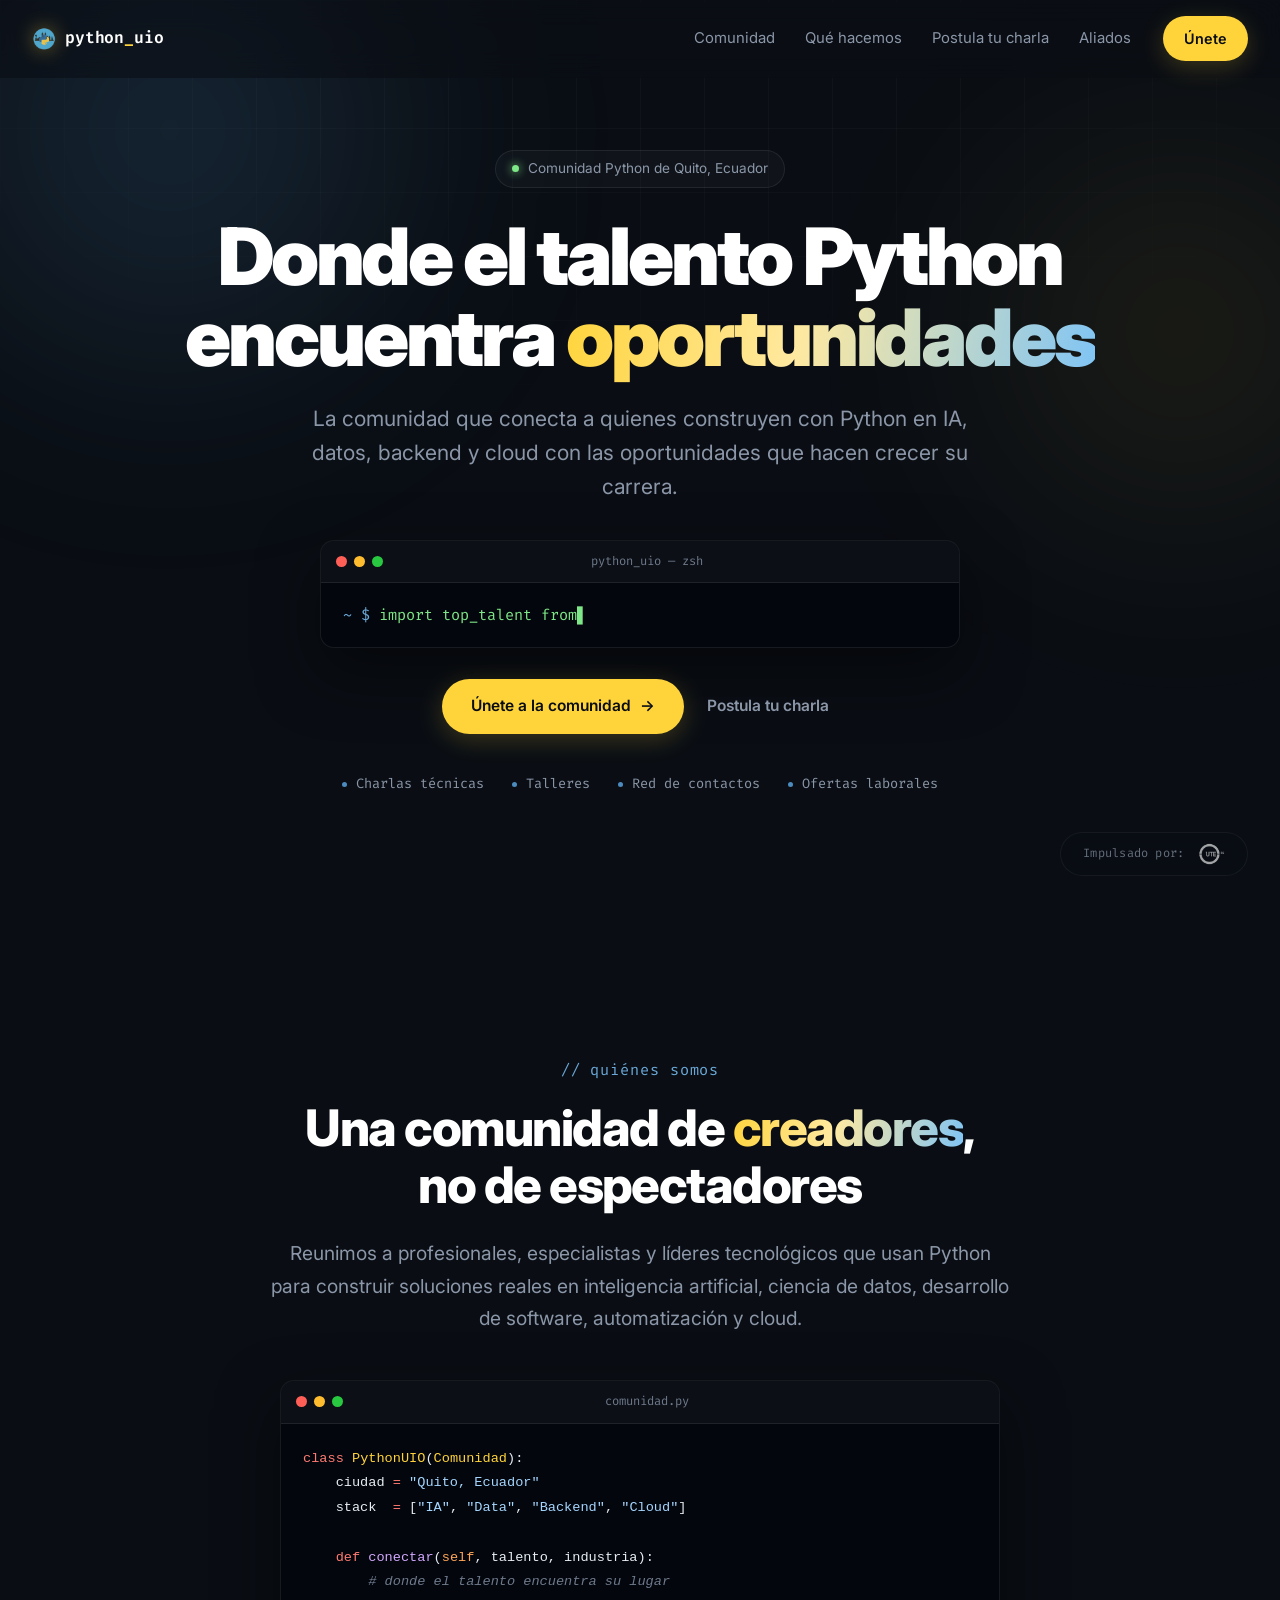
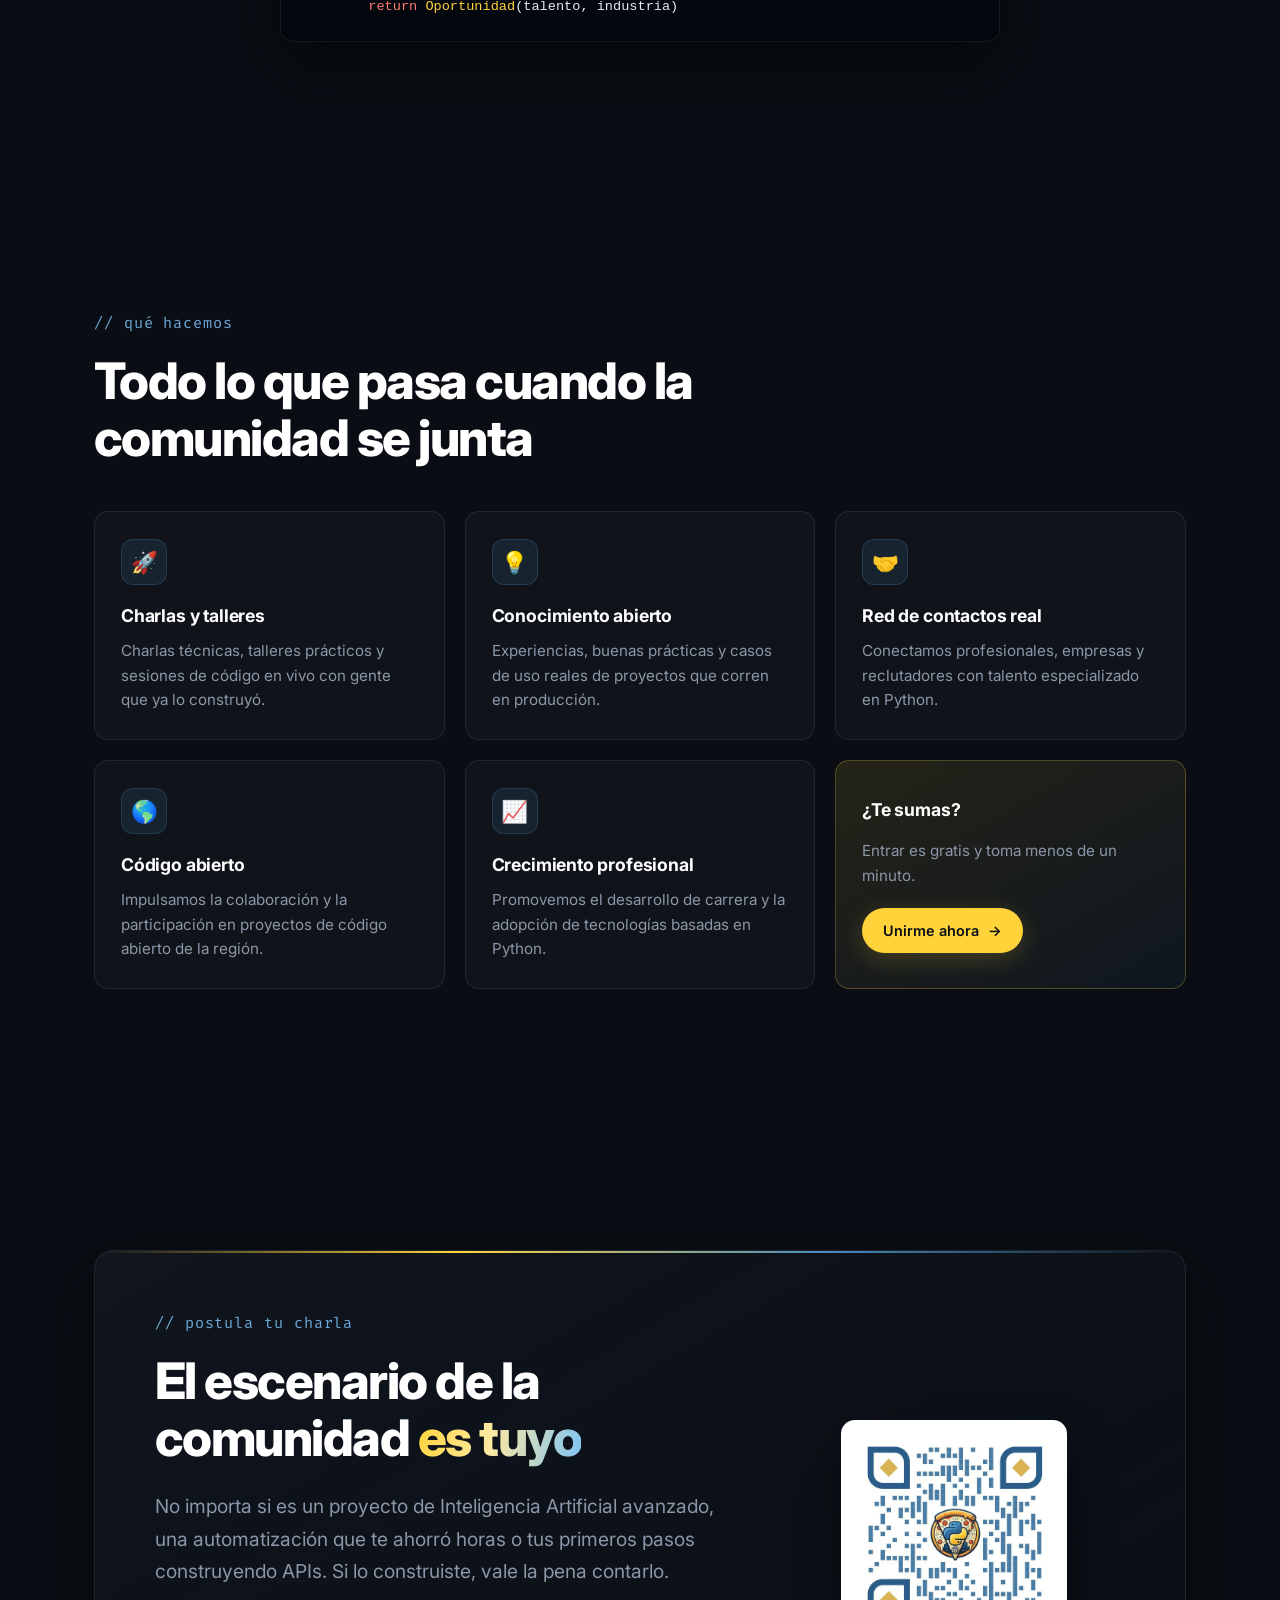
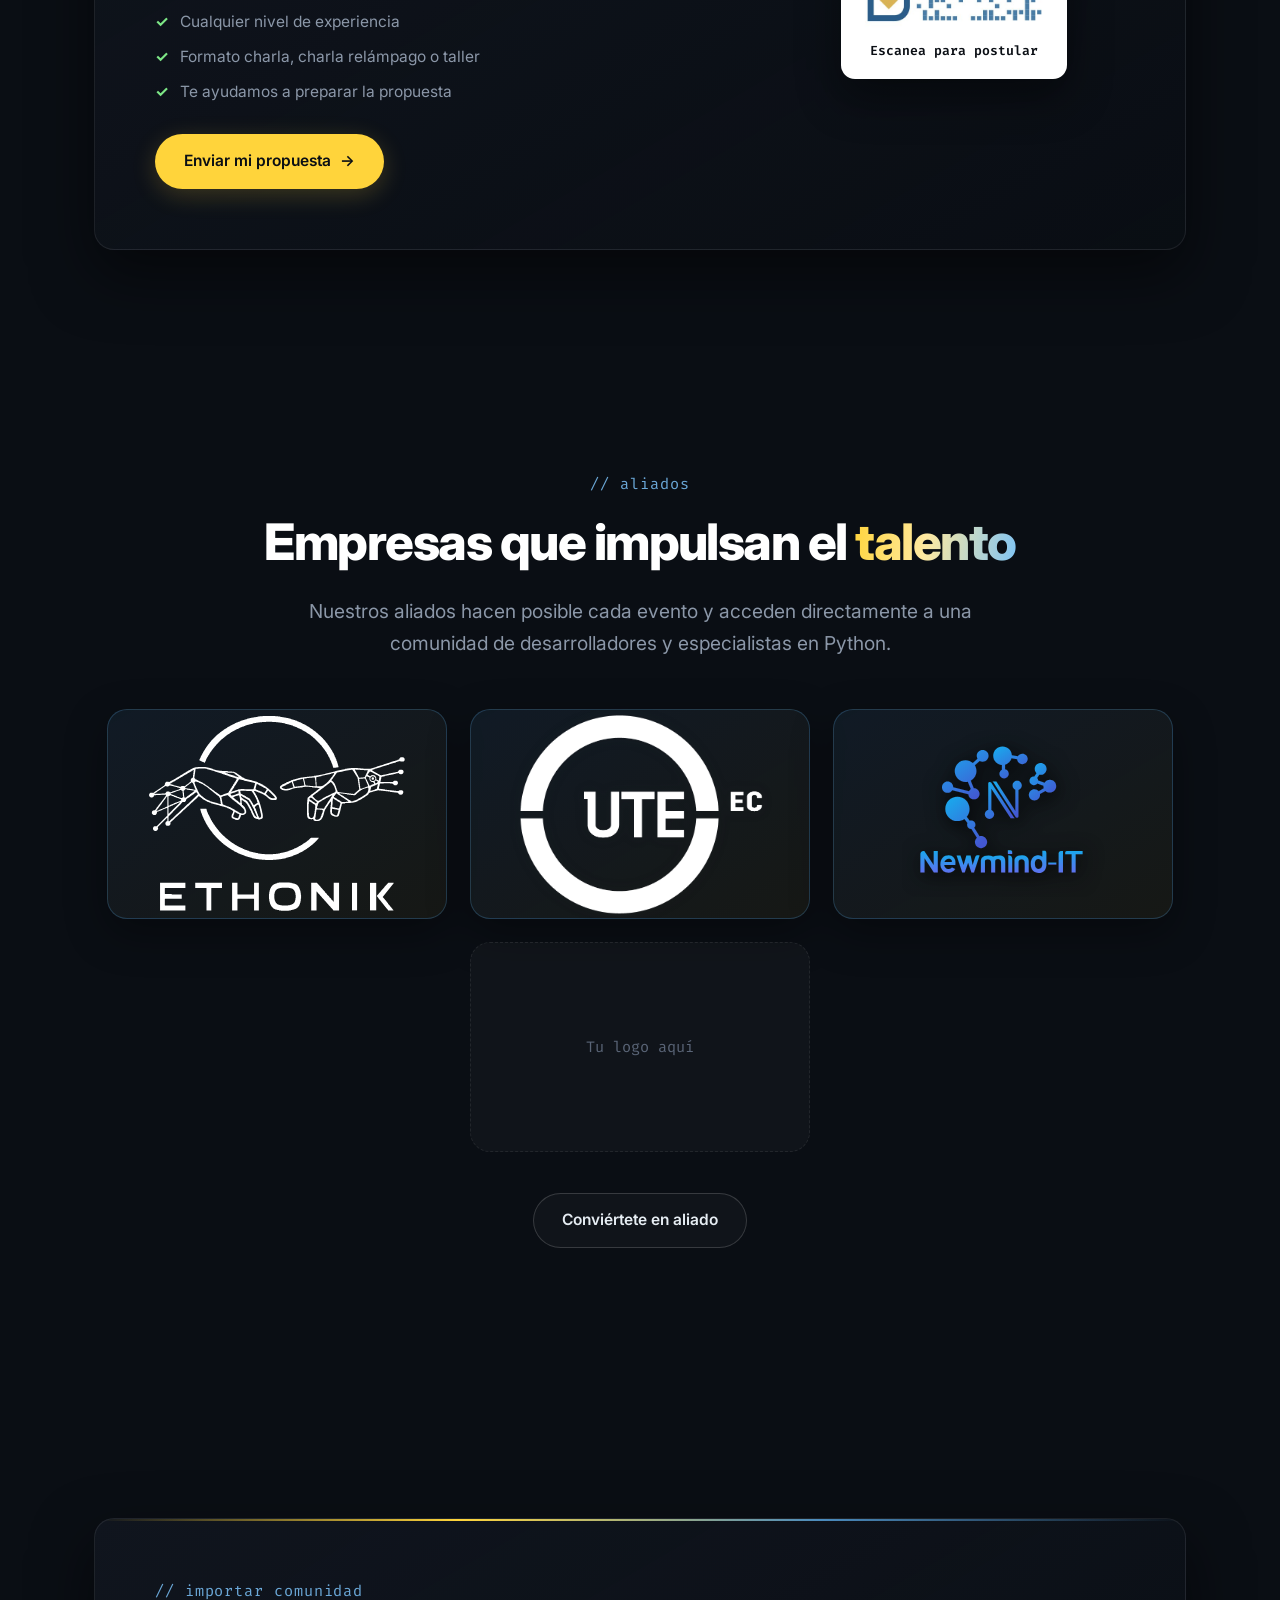
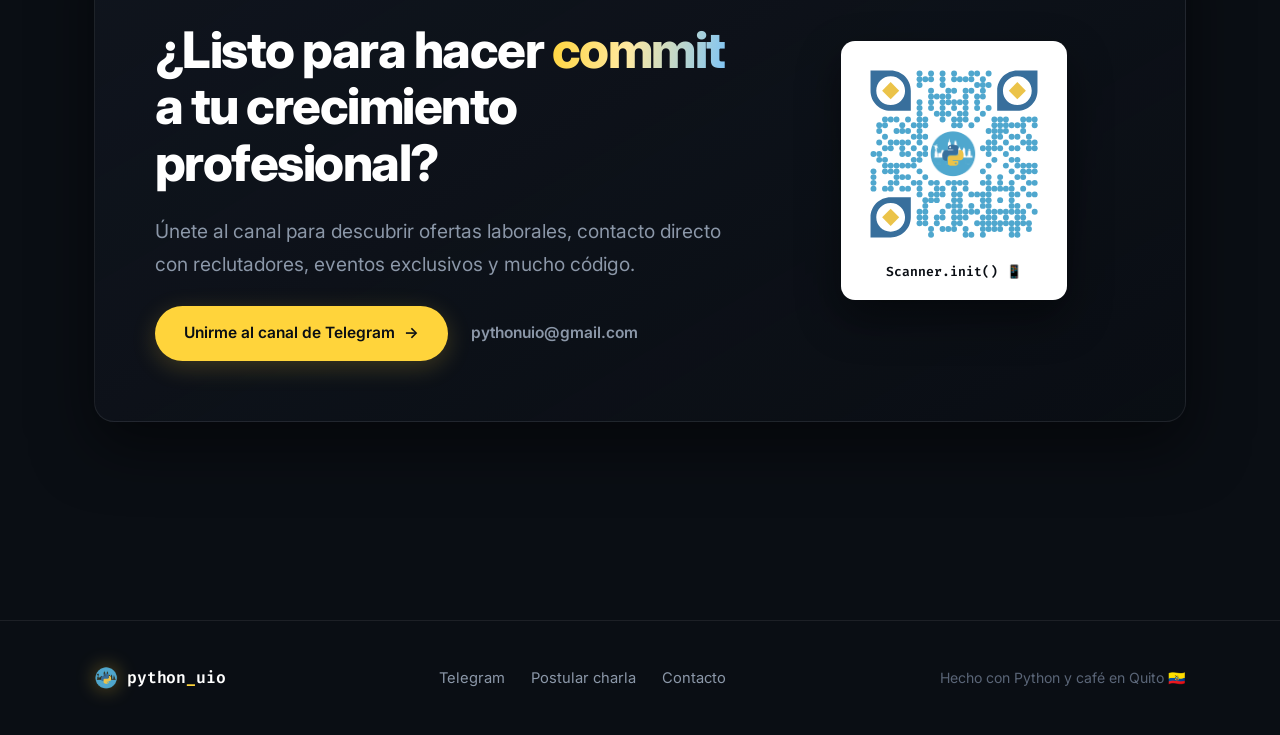
<file: index.html>
<!DOCTYPE html>
<html lang="es">
<head>
    <meta charset="UTF-8">
    <meta name="viewport" content="width=device-width, initial-scale=1.0">
    <title>Python UIO | Donde el talento encuentra oportunidades</title>
    <meta name="description" content="Python UIO es la comunidad de Quito que conecta talento Python con oportunidades: charlas técnicas, talleres, red de contactos y ofertas laborales. Únete gratis.">
    <meta property="og:type" content="website">
    <meta property="og:title" content="Python UIO | Donde el talento encuentra oportunidades">
    <meta property="og:description" content="La comunidad Python de Quito: charlas técnicas, talleres, red de contactos y oportunidades laborales. Únete gratis.">
    <meta property="og:image" content="assets/files/img/sponsor/logo_principal_blanco.svg">
    <meta name="theme-color" content="#0A0E14">
    <link rel="icon" type="image/png" href="assets/files/img/Python_uio.png">
    <link rel="stylesheet" href="assets/css/style.css">
    <!-- Fuentes: Fira Code para el toque geek, Inter para legibilidad formal -->
    <link rel="preconnect" href="https://fonts.googleapis.com">
    <link rel="preconnect" href="https://fonts.gstatic.com" crossorigin>
    <link href="https://fonts.googleapis.com/css2?family=Fira+Code:wght@400;500;600&family=Inter:wght@300;400;500;600;700;800;900&display=swap" rel="stylesheet">
</head>
<body>

    <!-- Capas de ambiente: orbes de color + rejilla + grano -->
    <div class="ambient" aria-hidden="true">
        <div class="orb orb-blue"></div>
        <div class="orb orb-yellow"></div>
        <div class="grid-overlay"></div>
    </div>

    <!-- Header -->
    <header class="site-header">
        <a href="#hero" class="brand">
            <span class="brand-mark">
                <img src="assets/files/img/Python_uio.png" alt="Python UIO" width="24" height="24">
            </span>
            <span class="brand-text">python<span class="brand-accent">_</span>uio</span>
        </a>
        <nav class="site-nav" aria-label="Navegación principal">
            <a href="#about">Comunidad</a>
            <a href="#what-we-do">Qué hacemos</a>
            <a href="#speakers">Postula tu charla</a>
            <a href="#sponsors">Aliados</a>
        </nav>
        <a href="https://t.me/pythonUIO" target="_blank" rel="noopener" class="btn btn-primary btn-sm header-cta">Únete</a>
    </header>

    <main>

        <!-- Hero -->
        <section id="hero" class="hero">
            <div class="container hero-inner reveal">
                <span class="badge"><span class="badge-dot"></span> Comunidad Python de Quito, Ecuador</span>

                <h1 class="hero-title">
                    Donde el talento Python<br>encuentra <span class="gradient-text">oportunidades</span>
                </h1>

                <p class="hero-sub">
                    La comunidad que conecta a quienes construyen con Python en IA, datos, backend y cloud
                    con las oportunidades que hacen crecer su carrera.
                </p>

                <div class="terminal">
                    <div class="terminal-bar">
                        <span class="dot red"></span><span class="dot yellow"></span><span class="dot green"></span>
                        <span class="terminal-title">python_uio — zsh</span>
                    </div>
                    <div class="terminal-body">
                        <span class="prompt">~ $</span> <span id="typewriter"></span><span class="cursor">▋</span>
                    </div>
                </div>

                <div class="hero-actions">
                    <a href="https://t.me/pythonUIO" target="_blank" rel="noopener" class="btn btn-primary">
                        Únete a la comunidad <span class="arrow">→</span>
                    </a>
                    <a href="#speakers" class="btn btn-ghost">Postula tu charla</a>
                </div>

                <ul class="hero-meta">
                    <li>Charlas técnicas</li>
                    <li>Talleres</li>
                    <li>Red de contactos</li>
                    <li>Ofertas laborales</li>
                </ul>
            </div>
        </section>

        <!-- Quiénes somos -->
        <section id="about" class="section">
            <div class="container text-center">
                <div class="section-head reveal">
                    <p class="eyebrow">// quiénes somos</p>
                    <h2 class="section-title">Una comunidad de <span class="gradient-text">creadores</span>,<br>no de espectadores</h2>
                    <p class="lead lead-center">
                        Reunimos a profesionales, especialistas y líderes tecnológicos que usan Python para construir
                        soluciones reales en inteligencia artificial, ciencia de datos, desarrollo de software,
                        automatización y cloud.
                    </p>
                </div>

                <div class="code-card code-card-center reveal">
                    <div class="terminal-bar">
                        <span class="dot red"></span><span class="dot yellow"></span><span class="dot green"></span>
                        <span class="terminal-title">comunidad.py</span>
                    </div>
                    <pre class="code-body"><code><span class="c-kw">class</span> <span class="c-cls">PythonUIO</span>(<span class="c-cls">Comunidad</span>):
    ciudad <span class="c-op">=</span> <span class="c-str">"Quito, Ecuador"</span>
    stack  <span class="c-op">=</span> [<span class="c-str">"IA"</span>, <span class="c-str">"Data"</span>, <span class="c-str">"Backend"</span>, <span class="c-str">"Cloud"</span>]

    <span class="c-kw">def</span> <span class="c-fn">conectar</span>(<span class="c-self">self</span>, talento, industria):
        <span class="c-cmt"># donde el talento encuentra su lugar</span>
        <span class="c-kw">return</span> <span class="c-cls">Oportunidad</span>(talento, industria)</code></pre>
                </div>
            </div>
        </section>

        <!-- Qué hacemos -->
        <section id="what-we-do" class="section">
            <div class="container">
                <div class="section-head reveal">
                    <p class="eyebrow">// qué hacemos</p>
                    <h2 class="section-title">Todo lo que pasa cuando la comunidad se junta</h2>
                </div>

                <div class="cards">
                    <article class="card reveal">
                        <span class="card-icon">🚀</span>
                        <h3>Charlas y talleres</h3>
                        <p>Charlas técnicas, talleres prácticos y sesiones de código en vivo con gente que ya lo construyó.</p>
                    </article>
                    <article class="card reveal">
                        <span class="card-icon">💡</span>
                        <h3>Conocimiento abierto</h3>
                        <p>Experiencias, buenas prácticas y casos de uso reales de proyectos que corren en producción.</p>
                    </article>
                    <article class="card reveal">
                        <span class="card-icon">🤝</span>
                        <h3>Red de contactos real</h3>
                        <p>Conectamos profesionales, empresas y reclutadores con talento especializado en Python.</p>
                    </article>
                    <article class="card reveal">
                        <span class="card-icon">🌎</span>
                        <h3>Código abierto</h3>
                        <p>Impulsamos la colaboración y la participación en proyectos de código abierto de la región.</p>
                    </article>
                    <article class="card reveal">
                        <span class="card-icon">📈</span>
                        <h3>Crecimiento profesional</h3>
                        <p>Promovemos el desarrollo de carrera y la adopción de tecnologías basadas en Python.</p>
                    </article>
                    <article class="card card-cta reveal">
                        <h3>¿Te sumas?</h3>
                        <p>Entrar es gratis y toma menos de un minuto.</p>
                        <a href="https://t.me/pythonUIO" target="_blank" rel="noopener" class="btn btn-primary btn-sm">
                            Unirme ahora <span class="arrow">→</span>
                        </a>
                    </article>
                </div>
            </div>
        </section>

        <!-- Postula tu charla -->
        <section id="speakers" class="section">
            <div class="container">
                <div class="panel speaker-panel reveal">
                    <div class="panel-content">
                        <p class="eyebrow">// postula tu charla</p>
                        <h2 class="section-title">El escenario de la comunidad <span class="gradient-text">es tuyo</span></h2>
                        <p class="lead">
                            No importa si es un proyecto de Inteligencia Artificial avanzado, una automatización que te ahorró
                            horas o tus primeros pasos construyendo APIs. Si lo construiste, vale la pena contarlo.
                        </p>
                        <ul class="check-list">
                            <li>Cualquier nivel de experiencia</li>
                            <li>Formato charla, charla relámpago o taller</li>
                            <li>Te ayudamos a preparar la propuesta</li>
                        </ul>
                        <a href="https://forms.gle/XaKXWGxTpWt2G3pf8" target="_blank" rel="noopener" class="btn btn-primary">
                            Enviar mi propuesta <span class="arrow">→</span>
                        </a>
                    </div>
                    <div class="panel-aside">
                        <div class="qr-card">
                            <img src="assets/files/img/qr_propuesta.jpg" alt="Código QR para enviar una propuesta de charla" class="qr-img">
                            <p class="qr-label">Escanea para postular</p>
                        </div>
                    </div>
                </div>
            </div>
        </section>

        <!-- Partners -->
        <section id="sponsors" class="section">
            <div class="container text-center">
                <div class="section-head reveal">
                    <p class="eyebrow">// aliados</p>
                    <h2 class="section-title">Empresas que impulsan el <span class="gradient-text">talento</span></h2>
                    <p class="lead lead-center">
                        Nuestros aliados hacen posible cada evento y acceden directamente a una comunidad
                        de desarrolladores y especialistas en Python.
                    </p>
                </div>

                <div class="sponsors reveal">
                    <div class="sponsor sponsor-featured">
                        <a href="https://ethonik.com" target="_blank">
                            <img src="assets/files/img/sponsor/logo_principal_blanco.svg" alt="Ethonik">
                        </a>
                    </div>
                    <div class="sponsor sponsor-featured">
                        <a href="https://ute.edu.ec/" target="_blank">
                            <img src="assets/files/img/sponsor/UTE-logo-blancoai-shadow.png" alt="UTE">
                        </a>
                    </div>
                    <div class="sponsor sponsor-featured">
                        <a href="https://www.newmind-it.com" target="_blank">
                            <img src="assets/files/img/sponsor/Logo-newMind.svg" alt="UTE">
                        </a>
                    </div>
                    <div class="sponsor sponsor-empty"><span>Tu logo aquí</span></div>
                </div>

                <div class="reveal">
                    <a href="mailto:pythonuio@gmail.com?subject=Quiero%20ser%20partner%20de%20Python%20UIO" class="btn btn-outline">
                        Conviértete en aliado
                    </a>
                </div>
            </div>
        </section>

        <!-- CTA final -->
        <section id="contact" class="section">
            <div class="container">
                <div class="panel final-cta reveal">
                    <div class="panel-content">
                        <p class="eyebrow">// importar comunidad</p>
                        <h2 class="section-title">
                            ¿Listo para hacer <span class="gradient-text">commit</span><br>a tu crecimiento profesional?
                        </h2>
                        <p class="lead">
                            Únete al canal para descubrir ofertas laborales, contacto directo con reclutadores,
                            eventos exclusivos y mucho código.
                        </p>
                        <div class="hero-actions">
                            <a href="https://t.me/pythonUIO" target="_blank" rel="noopener" class="btn btn-primary">
                                Unirme al canal de Telegram <span class="arrow">→</span>
                            </a>
                            <a href="mailto:pythonuio@gmail.com" class="btn btn-ghost">pythonuio@gmail.com</a>
                        </div>
                    </div>
                    <div class="panel-aside">
                        <div class="qr-card">
                            <img src="assets/files/img/QR_telegram.svg" alt="Código QR para unirse al canal de Telegram de Python UIO" class="qr-img" width="882" height="1130" loading="lazy">
                            <p class="qr-label">Scanner.init() 📱</p>
                        </div>
                    </div>
                </div>
            </div>
        </section>

    </main>

    <!-- Footer persistente para patrocinadores (Estilo Presentación) -->
    <div class="presentation-footer" aria-label="Patrocinadores">
        <span class="presentation-sponsor-text">Impulsado por:</span>
        <img src="assets/files/img/sponsor/UTE-logo-blancoai-shadow.png" alt="Ethonik" class="presentation-sponsor-logo">
    </div>

    <footer class="site-footer">
        <div class="container footer-inner">
            <a href="#hero" class="brand">
                <span class="brand-mark">
                    <img src="assets/files/img/Python_uio.png" alt="Python UIO" width="24" height="24">
                </span>
                <span class="brand-text">python<span class="brand-accent">_</span>uio</span>
            </a>
            <nav class="footer-links" aria-label="Enlaces del pie de página">
                <a href="https://t.me/pythonUIO" target="_blank" rel="noopener">Telegram</a>
                <a href="https://forms.gle/XaKXWGxTpWt2G3pf8" target="_blank" rel="noopener">Postular charla</a>
                <a href="mailto:pythonuio@gmail.com">Contacto</a>
            </nav>
            <p class="footer-note">Hecho con Python y café en Quito 🇪🇨</p>
        </div>
    </footer>

    <!-- Ruta al script -->
    <script src="assets/js/script.js"></script>
</body>
</html>
</file>
<file: assets/css/style.css>
/* ============================================
   Python UIO — Design tokens
   ============================================ */
:root {
    --bg: #0A0E14;
    --bg-elev: #10151E;
    --surface: rgba(255, 255, 255, 0.028);
    --surface-hover: rgba(255, 255, 255, 0.05);
    --border: rgba(255, 255, 255, 0.08);
    --border-strong: rgba(255, 255, 255, 0.16);

    --text: #E6EDF3;
    --text-dim: #8B97A8;

    --blue: #4B8BBE;
    --blue-bright: #6BA8D8;
    --yellow: #FFD43B;
    --green: #7EE787;
    --purple: #D2A8FF;

    --font-main: 'Inter', system-ui, -apple-system, sans-serif;
    --font-code: 'Fira Code', ui-monospace, monospace;

    --radius: 14px;
    --radius-lg: 20px;
    --container: 1140px;

    --shadow-lg: 0 24px 60px rgba(0, 0, 0, 0.5);
}

* { margin: 0; padding: 0; box-sizing: border-box; }

html {
    scroll-behavior: smooth;
    /* Efecto PowerPoint: Fuerza el encaje exacto en la sección */
    scroll-snap-type: y mandatory;
    
    /* Oculta la barra de scroll en Firefox */
    scrollbar-width: none; 
}

/* Oculta la barra de scroll en Chrome, Safari y Edge */
::-webkit-scrollbar {
    display: none;
}

body {
    background: var(--bg);
    color: var(--text);
    font-family: var(--font-main);
    font-size: 16px;
    line-height: 1.6;
    -webkit-font-smoothing: antialiased;
    overflow-x: hidden;
}

img { max-width: 100%; display: block; }
a { color: inherit; }

::selection { background: rgba(255, 212, 59, 0.28); color: #fff; }

/* ============================================
   Ambiente: orbes + rejilla
   ============================================ */
.ambient {
    position: fixed;
    inset: 0;
    z-index: 0;
    pointer-events: none;
    overflow: hidden;
}

.orb {
    position: absolute;
    border-radius: 50%;
    filter: blur(110px);
    opacity: 0.5;
}

.orb-blue {
    width: 620px; height: 620px;
    background: radial-gradient(circle, rgba(75, 139, 190, 0.55), transparent 70%);
    top: -180px; left: -140px;
    animation: float-a 22s ease-in-out infinite;
}

.orb-yellow {
    width: 520px; height: 520px;
    background: radial-gradient(circle, rgba(255, 212, 59, 0.24), transparent 70%);
    top: 8%; right: -160px;
    animation: float-b 26s ease-in-out infinite;
}

@keyframes float-a {
    0%, 100% { transform: translate(0, 0) scale(1); }
    50%      { transform: translate(70px, 60px) scale(1.12); }
}
@keyframes float-b {
    0%, 100% { transform: translate(0, 0) scale(1); }
    50%      { transform: translate(-60px, 80px) scale(1.08); }
}

.grid-overlay {
    position: absolute;
    inset: 0;
    background-image:
        linear-gradient(rgba(255,255,255,0.028) 1px, transparent 1px),
        linear-gradient(90deg, rgba(255,255,255,0.028) 1px, transparent 1px);
    background-size: 64px 64px;
    mask-image: radial-gradient(ellipse 90% 60% at 50% 0%, #000 30%, transparent 78%);
    -webkit-mask-image: radial-gradient(ellipse 90% 60% at 50% 0%, #000 30%, transparent 78%);
}

/* ============================================
   Layout
   ============================================ */
.container {
    width: 100%;
    max-width: var(--container);
    margin: 0 auto;
    padding: 0 24px;
    position: relative;
    z-index: 1;
}

main { position: relative; z-index: 1; }

/* Configuración de las "Diapositivas" (Slide) */
.section,
.hero {
    min-height: 100vh;
    display: flex;
    align-items: center;
    padding: clamp(56px, 8vh, 112px) 0;
    scroll-snap-align: start; /* Ancla la vista a la parte superior de la sección */
}

.text-center { text-align: center; }

.section-head { max-width: 860px; margin-bottom: clamp(34px, 5vh, 62px); }
.text-center .section-head { margin-left: auto; margin-right: auto; }

/* ============================================
   Tipografía
   ============================================ */
.eyebrow {
    font-family: var(--font-code);
    font-size: 0.95rem;
    color: var(--blue-bright);
    letter-spacing: 0.06em;
    margin-bottom: 18px;
}

.section-title {
    font-size: clamp(1.95rem, min(4.4vw, 5.6vh), 3.4rem);
    font-weight: 800;
    line-height: 1.12;
    letter-spacing: -0.03em;
    color: #fff;
    margin-bottom: 24px;
}

.gradient-text {
    background: linear-gradient(100deg, #FFD43B 0%, #FFE9A0 44%, #7FC4F5 100%);
    -webkit-background-clip: text;
    background-clip: text;
    color: transparent;
}

.lead {
    font-size: clamp(1.05rem, 1.5vw, 1.22rem);
    line-height: 1.7;
    color: var(--text-dim);
    max-width: 62ch;
    margin-bottom: 18px;
}
.lead-center { margin-left: auto; margin-right: auto; }

/* ============================================
   Botones
   ============================================ */
.btn {
    display: inline-flex;
    align-items: center;
    gap: 9px;
    padding: 14px 28px;
    border-radius: 100px;
    font-size: 0.97rem;
    font-weight: 600;
    text-decoration: none;
    border: 1px solid transparent;
    cursor: pointer;
    white-space: nowrap;
    transition: transform 0.22s ease, box-shadow 0.22s ease,
                background 0.22s ease, border-color 0.22s ease, color 0.22s ease;
}

.btn .arrow { transition: transform 0.22s ease; }
.btn:hover .arrow { transform: translateX(4px); }

.btn-sm { padding: 10px 20px; font-size: 0.9rem; }

.btn-primary {
    background: var(--yellow);
    color: #0A0E14;
    box-shadow: 0 6px 24px rgba(255, 212, 59, 0.2);
}
.btn-primary:hover {
    transform: translateY(-2px);
    box-shadow: 0 12px 34px rgba(255, 212, 59, 0.34);
}

.btn-outline {
    border-color: var(--border-strong);
    color: var(--text);
    background: var(--surface);
}
.btn-outline:hover {
    border-color: var(--yellow);
    color: var(--yellow);
    transform: translateY(-2px);
}

.btn-ghost {
    color: var(--text-dim);
    padding-left: 8px;
    padding-right: 8px;
}
.btn-ghost:hover { color: var(--yellow); }

/* ============================================
   Header
   ============================================ */
.site-header {
    position: fixed;
    top: 0; left: 0; right: 0;
    z-index: 50;
    display: flex;
    align-items: center;
    gap: 32px;
    padding: 16px 32px;
    background: rgba(10, 14, 20, 0.6);
    backdrop-filter: blur(14px);
    -webkit-backdrop-filter: blur(14px);
    border-bottom: 1px solid transparent;
    transition: background 0.3s ease, border-color 0.3s ease, padding 0.3s ease;
}
.site-header.scrolled {
    background: rgba(10, 14, 20, 0.88);
    border-bottom-color: var(--border);
    padding-top: 12px;
    padding-bottom: 12px;
}

.brand {
    display: flex;
    align-items: center;
    gap: 9px;
    font-family: var(--font-code);
    font-weight: 600;
    font-size: 1.02rem;
    color: #fff;
    text-decoration: none;
    letter-spacing: -0.01em;
}
.brand-mark { filter: drop-shadow(0 0 10px rgba(255, 212, 59, 0.45)); }
.brand-accent { color: var(--yellow); }

.site-nav {
    display: flex;
    gap: 30px;
    margin-left: auto;
}
.site-nav a {
    font-size: 0.93rem;
    color: var(--text-dim);
    text-decoration: none;
    transition: color 0.2s ease;
}
.site-nav a:hover { color: #fff; }

.header-cta { flex-shrink: 0; }

/* ============================================
   Hero
   ============================================ */
.hero {
    padding: clamp(88px, 12vh, 144px) 0 clamp(48px, 7vh, 88px);
}

.hero-inner { text-align: center; }

.badge {
    display: inline-flex;
    align-items: center;
    gap: 9px;
    padding: 7px 16px;
    border-radius: 100px;
    border: 1px solid var(--border);
    background: var(--surface);
    font-size: 0.85rem;
    color: var(--text-dim);
    margin-bottom: 28px;
}
.badge-dot {
    width: 7px; height: 7px;
    border-radius: 50%;
    background: var(--green);
    box-shadow: 0 0 10px var(--green);
    animation: pulse 2.4s ease-in-out infinite;
}
@keyframes pulse { 50% { opacity: 0.35; } }

.hero-title {
    font-size: clamp(2.5rem, min(7vw, 8.8vh), 5.2rem);
    font-weight: 900;
    line-height: 1.03;
    letter-spacing: -0.04em;
    color: #fff;
    margin-bottom: clamp(16px, 2.6vh, 26px);
}

.hero-sub {
    font-size: clamp(1.02rem, min(1.9vw, 2.4vh), 1.32rem);
    line-height: 1.6;
    color: var(--text-dim);
    max-width: 680px;
    margin: 0 auto clamp(24px, 4vh, 42px);
}

.hero-actions {
    display: flex;
    justify-content: center;
    align-items: center;
    gap: 14px;
    flex-wrap: wrap;
    margin-top: clamp(20px, 3.4vh, 34px);
}

.hero-meta {
    display: flex;
    justify-content: center;
    flex-wrap: wrap;
    gap: 10px 28px;
    list-style: none;
    margin-top: clamp(24px, 4.4vh, 46px);
    font-family: var(--font-code);
    font-size: 0.85rem;
    color: var(--text-dim);
}
.hero-meta li { display: flex; align-items: center; gap: 9px; }
.hero-meta li::before {
    content: "";
    width: 5px; height: 5px;
    border-radius: 50%;
    background: var(--blue);
}

/* ============================================
   Terminal / code
   ============================================ */
.terminal,
.code-card {
    background: rgba(3, 6, 12, 0.82);
    border: 1px solid var(--border);
    border-radius: var(--radius);
    overflow: hidden;
    box-shadow: var(--shadow-lg);
    text-align: left;
}

.terminal {
    max-width: 640px;
    margin: 0 auto;
}

.code-card-center {
    max-width: 720px;
    margin: 0 auto;
}

.terminal-bar {
    display: flex;
    align-items: center;
    gap: 7px;
    padding: 11px 15px;
    background: rgba(255, 255, 255, 0.035);
    border-bottom: 1px solid var(--border);
}
.terminal-bar .dot { width: 11px; height: 11px; border-radius: 50%; }
.dot.red    { background: #FF5F57; }
.dot.yellow { background: #FEBC2E; }
.dot.green  { background: #28C840; }

.terminal-title {
    margin-left: auto;
    margin-right: auto;
    padding-right: 40px;
    font-family: var(--font-code);
    font-size: 0.76rem;
    color: #6E7A8C;
}

.terminal-body {
    padding: 20px 22px;
    font-family: var(--font-code);
    font-size: 0.95rem;
    color: var(--green);
    min-height: 62px;
    word-break: break-word;
}
.prompt { color: var(--blue-bright); }
.cursor { animation: blink 1.1s step-end infinite; color: var(--green); }
@keyframes blink { 50% { opacity: 0; } }

.code-body {
    padding: 22px;
    font-family: var(--font-code);
    font-size: 0.85rem;
    line-height: 1.75;
    color: var(--text);
    overflow-x: auto;
}
.c-kw   { color: #FF7B72; }
.c-cls  { color: var(--yellow); }
.c-fn   { color: var(--purple); }
.c-str  { color: #A5D6FF; }
.c-cmt  { color: #6E7A8C; font-style: italic; }
.c-self { color: #FFA657; }
.c-op   { color: #FF7B72; }

/* ============================================
   Cards
   ============================================ */
.cards {
    display: grid;
    grid-template-columns: repeat(auto-fit, minmax(290px, 1fr));
    gap: clamp(13px, 2.2vh, 20px);
}

.card {
    position: relative;
    padding: clamp(20px, 3vh, 30px) 26px;
    background: var(--surface);
    border: 1px solid var(--border);
    border-radius: var(--radius);
    overflow: hidden;
    transition: transform 0.3s ease, border-color 0.3s ease, background 0.3s ease;
}
.card::before {
    content: "";
    position: absolute;
    inset: 0;
    background: linear-gradient(140deg, rgba(75, 139, 190, 0.14), transparent 55%);
    opacity: 0;
    transition: opacity 0.3s ease;
    pointer-events: none;
}
.card:hover {
    transform: translateY(-5px);
    border-color: var(--border-strong);
    background: var(--surface-hover);
}
.card:hover::before { opacity: 1; }

.card-icon {
    display: inline-flex;
    align-items: center;
    justify-content: center;
    width: 46px; height: 46px;
    border-radius: 12px;
    background: rgba(75, 139, 190, 0.13);
    border: 1px solid rgba(75, 139, 190, 0.24);
    font-size: 1.35rem;
    margin-bottom: clamp(11px, 1.9vh, 18px);
}

.card h3 {
    font-size: 1.1rem;
    font-weight: 700;
    color: #fff;
    margin-bottom: 9px;
    letter-spacing: -0.01em;
}
.card p {
    font-size: 0.95rem;
    color: var(--text-dim);
    margin: 0;
}

.card-cta {
    display: flex;
    flex-direction: column;
    justify-content: center;
    align-items: flex-start;
    gap: 6px;
    background: linear-gradient(150deg, rgba(255, 212, 59, 0.11), rgba(75, 139, 190, 0.07));
    border-color: rgba(255, 212, 59, 0.24);
}
.card-cta .btn { margin-top: 14px; }

/* ============================================
   Panels (speakers / CTA final)
   ============================================ */
.panel {
    display: grid;
    grid-template-columns: 1.25fr 0.75fr;
    gap: 56px;
    align-items: center;
    padding: 60px;
    background: linear-gradient(150deg, var(--bg-elev), rgba(10, 14, 20, 0.7));
    border: 1px solid var(--border);
    border-radius: var(--radius-lg);
    box-shadow: var(--shadow-lg);
    position: relative;
    overflow: hidden;
}
.panel::before {
    content: "";
    position: absolute;
    top: 0; left: 0; right: 0;
    height: 2px;
    background: linear-gradient(90deg, transparent, var(--yellow), var(--blue), transparent);
}
.panel .lead { margin-bottom: 22px; }
.panel-aside { display: flex; justify-content: center; }

.check-list {
    list-style: none;
    margin-bottom: 30px;
}
.check-list li {
    display: flex;
    align-items: flex-start;
    gap: 11px;
    font-size: 0.97rem;
    color: var(--text-dim);
    margin-bottom: 10px;
}
.check-list li::before {
    content: "✓";
    color: var(--green);
    font-weight: 700;
    flex-shrink: 0;
}

.final-cta .hero-actions { justify-content: flex-start; margin-top: 26px; }

/* QR */
.qr-card {
    background: #fff;
    padding: 18px;
    border-radius: var(--radius);
    text-align: center;
    box-shadow: 0 18px 44px rgba(0, 0, 0, 0.45);
    transition: transform 0.3s ease;
}
.qr-card:hover { transform: scale(1.03) rotate(-1deg); }
.qr-img { width: 190px; height: auto; border-radius: 8px; margin: 0 auto; }
.qr-label {
    margin-top: 12px;
    font-family: var(--font-code);
    font-size: 0.82rem;
    font-weight: 600;
    color: #0A0E14;
}

/* ============================================
   Sponsors
   ============================================ */
.sponsors {
    display: flex;
    justify-content: center;
    flex-wrap: wrap;
    gap: clamp(16px, 2.6vh, 28px);
    margin: clamp(30px, 5.4vh, 60px) 0 clamp(26px, 4.6vh, 52px);
}
.sponsor {
    width: clamp(240px, 27vw, 340px);
    height: clamp(150px, 17vw, 210px);
    display: flex;
    align-items: center;
    justify-content: center;
    padding: 36px;
    background: var(--surface);
    border: 1px solid var(--border);
    border-radius: var(--radius-lg);
    transition: border-color 0.3s ease, background 0.3s ease,
                transform 0.3s ease, box-shadow 0.3s ease;
}
.sponsor:hover {
    border-color: var(--border-strong);
    background: var(--surface-hover);
    transform: translateY(-6px);
}
.sponsor img {
    max-height: 100%;
    max-width: 100%;
    width: auto;
    object-fit: contain;
}

/* Partner confirmado: destaca sobre los espacios libres */
.sponsor-featured {
    background: linear-gradient(150deg, rgba(75, 139, 190, 0.10), rgba(255, 212, 59, 0.05));
    border-color: rgba(75, 139, 190, 0.30);
    box-shadow: 0 14px 40px rgba(0, 0, 0, 0.34);
}
.sponsor-featured:hover {
    border-color: var(--yellow);
    box-shadow: 0 18px 50px rgba(255, 212, 59, 0.14);
}

.sponsor-empty {
    border-style: dashed;
    font-family: var(--font-code);
    font-size: 0.95rem;
    color: #5A6577;
}

/* ============================================
   Footer
   ============================================ */
.site-footer {
    border-top: 1px solid var(--border);
    padding: 44px 0;
    position: relative;
    z-index: 1;
}
.footer-inner {
    display: flex;
    align-items: center;
    justify-content: space-between;
    flex-wrap: wrap;
    gap: 20px;
}
.footer-links { display: flex; gap: 26px; flex-wrap: wrap; }
.footer-links a {
    font-size: 0.92rem;
    color: var(--text-dim);
    text-decoration: none;
    transition: color 0.2s ease;
}
.footer-links a:hover { color: var(--yellow); }
.footer-note { font-size: 0.88rem; color: #5A6577; }

/* ============================================
   Animaciones de entrada
   ============================================ */
.reveal {
    opacity: 0;
    transform: translateY(26px);
    transition: opacity 0.7s cubic-bezier(0.22, 1, 0.36, 1),
                transform 0.7s cubic-bezier(0.22, 1, 0.36, 1);
}
.reveal.visible { opacity: 1; transform: none; }

.cards .reveal:nth-child(2) { transition-delay: 0.07s; }
.cards .reveal:nth-child(3) { transition-delay: 0.14s; }
.cards .reveal:nth-child(4) { transition-delay: 0.21s; }
.cards .reveal:nth-child(5) { transition-delay: 0.28s; }
.cards .reveal:nth-child(6) { transition-delay: 0.35s; }

/* ============================================
   Responsive
   ============================================ */
@media (max-width: 940px) {
    .panel {
        grid-template-columns: 1fr; /* ¡Esta línea estaba desaparecida y rompía tu imagen! */
        gap: 40px;
        padding: 44px 32px;
        text-align: center;
    }
    .panel .lead, .panel .lead-center { margin-left: auto; margin-right: auto; }
    .check-list { display: inline-block; text-align: left; }
    .final-cta .hero-actions,
    .panel .hero-actions { justify-content: center; }
}

@media (max-width: 860px) {
    .site-nav { display: none; }
}

/* En pantallas bajas o angostas deshabilitamos el encaje mandatory para que no corte el contenido */
@media (max-height: 700px), (max-width: 640px) {
    html { scroll-snap-type: none; }
    .section, .hero { min-height: auto; }
}

@media (max-width: 640px) {
    .section { padding: 84px 0; }
    .site-header { padding: 14px 20px; }
    .hero { padding: 120px 0 70px; }
    .panel { padding: 36px 22px; }
    .btn { padding: 13px 22px; font-size: 0.92rem; }
    .hero-actions { flex-direction: column; align-items: stretch; }
    .hero-actions .btn { justify-content: center; }
    .terminal-body { font-size: 0.82rem; padding: 17px; }
    .code-body { font-size: 0.74rem; }
    .footer-inner { flex-direction: column; text-align: center; }
    .hero-meta { gap: 8px 18px; font-size: 0.8rem; }
}

/* Accesibilidad: respeta preferencia de menos movimiento */
@media (prefers-reduced-motion: reduce) {
    html { scroll-behavior: auto; }
    *, *::before, *::after {
        animation-duration: 0.01ms !important;
        animation-iteration-count: 1 !important;
        transition-duration: 0.01ms !important;
    }
    .reveal { opacity: 1; transform: none; }
}

/* ============================================
   Footer Persistente de Patrocinadores (Estilo PowerPoint)
   ============================================ */
.presentation-footer {
    position: fixed;
    bottom: 24px;
    right: 32px;
    z-index: 90; /* Por encima de las diapositivas, debajo del header */
    display: flex;
    align-items: center;
    gap: 14px;
    background: rgba(10, 14, 20, 0.65);
    backdrop-filter: blur(10px);
    -webkit-backdrop-filter: blur(10px);
    padding: 10px 22px;
    border-radius: 100px;
    border: 1px solid var(--border);
    opacity: 0.7; /* Ligeramente transparente para no distraer */
    transition: all 0.3s ease;
}

.presentation-footer:hover {
    opacity: 1;
    border-color: var(--border-strong);
    transform: translateY(-2px);
}

.presentation-sponsor-text {
    font-family: var(--font-code);
    font-size: 0.75rem;
    color: var(--text-dim);
    letter-spacing: 0.02em;
}

.presentation-sponsor-logo {
    height: 22px;
    width: auto;
    /* Efecto para que resalte sutilmente */
    filter: brightness(0.9);
    transition: filter 0.3s ease;
}

.presentation-footer:hover .presentation-sponsor-logo {
    filter: brightness(1.1);
}

/* Adaptación para pantallas pequeñas (celulares) */
@media (max-width: 640px) {
    .presentation-footer {
        bottom: 16px;
        right: 16px;
        padding: 8px 16px;
    }
    
    .presentation-sponsor-text {
        /* Ocultamos el texto en móvil para que el logo no ocupe mucho espacio */
        display: none; 
    }
    
    .presentation-sponsor-logo {
        height: 18px;
    }
}
</file>
